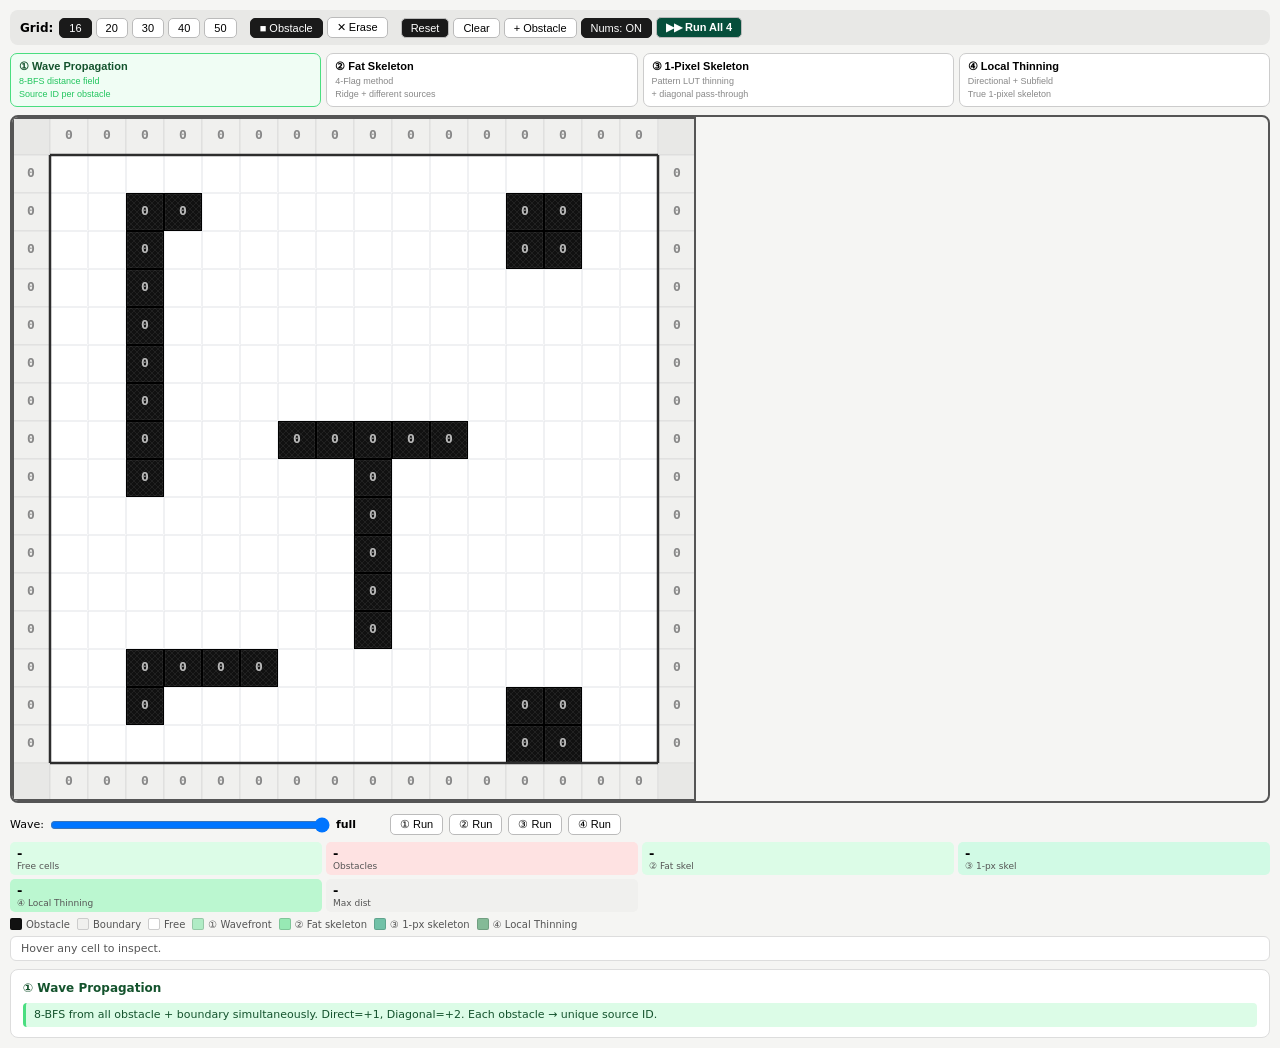
<file: egf_4stage_local.html>
<!DOCTYPE html>
<html lang="en">
<head>
<meta charset="UTF-8">
<meta name="viewport" content="width=device-width,initial-scale=1">
<title>EGF-MAT 4-Stage Skeleton (Local Thinning)</title>
<style>
*{box-sizing:border-box;margin:0;padding:0}
body{font-family:system-ui,sans-serif;padding:10px;background:#f5f5f3;overflow-x:hidden}
.toolbar{display:flex;gap:4px;flex-wrap:wrap;align-items:center;margin-bottom:8px;padding:7px 10px;background:#e8e8e6;border-radius:8px}
button{font-size:11px;padding:3px 9px;border:1px solid #bbb;border-radius:5px;background:#fff;cursor:pointer;white-space:nowrap}
button:hover{background:#e0e0e0}
button.on{background:#1a1a1a;color:#fff;border-color:#1a1a1a}
.stage-bar{display:grid;grid-template-columns:repeat(4,1fr);gap:5px;margin-bottom:8px}
.sbtn{padding:6px 8px;border:1.5px solid #ccc;border-radius:7px;background:#fff;cursor:pointer;text-align:left}
.sbtn:hover{background:#f5f5f3}
.sbtn .snum{font-size:11px;font-weight:700;display:block;margin-bottom:2px}
.sbtn .slbl{font-size:9px;color:#888;display:block;line-height:1.4}
.sbtn.s1.active{border-color:#4ade80;background:#f0fdf4}.sbtn.s1.active .snum{color:#14532d}.sbtn.s1.active .slbl{color:#22c55e}
.sbtn.s2.active{border-color:#22c55e;background:#dcfce7}.sbtn.s2.active .snum{color:#14532d}.sbtn.s2.active .slbl{color:#16a34a}
.sbtn.s3.active{border-color:#10b981;background:#d1fae5}.sbtn.s3.active .snum{color:#064e3b}.sbtn.s3.active .slbl{color:#059669}
.sbtn.s4.active{border-color:#059669;background:#bbf7d0}.sbtn.s4.active .snum{color:#064e3b}.sbtn.s4.active .slbl{color:#047857}
#cv-wrap{overflow:auto;border-radius:8px;border:2px solid #555;display:inline-block;max-width:100%;width:100%;position:relative}
#cv{display:block;image-rendering:pixelated;cursor:crosshair;max-width:100%;height:auto}
.wrow{display:flex;gap:6px;align-items:center;margin-top:7px;flex-wrap:wrap}
.stats{display:grid;grid-template-columns:repeat(4,1fr);gap:4px;margin-top:7px}
.sc{border-radius:5px;padding:4px 7px}.sc .v{font-size:13px;font-weight:600}.sc .l{font-size:9px;color:#555}
.legend{display:flex;gap:7px;flex-wrap:wrap;margin-top:6px;font-size:10px;color:#555}
.li{display:flex;align-items:center;gap:4px}
.ls{width:12px;height:12px;border-radius:2px;border:1px solid rgba(0,0,0,0.15);flex-shrink:0}
#insp{margin-top:6px;padding:5px 10px;background:#fff;border:1px solid #ddd;border-radius:6px;font-size:11px;color:#555;min-height:22px}
.info-box{margin-top:8px;padding:8px 12px;background:#fff;border:1px solid #ddd;border-radius:8px;font-size:11px;line-height:1.7}
.info-box h4{font-size:12px;font-weight:600;margin-bottom:4px}
.rule{margin:2px 0;padding:3px 8px;border-radius:4px}

/* ── MOBILE RESPONSIVE ── */
@media(max-width:768px){
  body{padding:8px}
  .toolbar{padding:6px 8px;gap:3px;margin-bottom:6px}
  button{font-size:10px;padding:2px 6px}
  .stage-bar{grid-template-columns:repeat(2,1fr);gap:4px;margin-bottom:6px}
  .sbtn{padding:5px 6px}
  .sbtn .snum{font-size:10px;margin-bottom:1px}
  .sbtn .slbl{font-size:8px;line-height:1.3}
  .wrow{gap:4px;margin-top:5px;font-size:10px}
  .stats{grid-template-columns:repeat(3,1fr);gap:3px;margin-top:5px}
  .sc{padding:3px 5px}
  .sc .v{font-size:12px}
  .sc .l{font-size:8px}
  .legend{gap:5px;margin-top:5px;font-size:9px}
  #insp{margin-top:5px;padding:4px 8px;font-size:10px}
  .info-box{margin-top:6px;padding:6px 10px;font-size:10px}
}

@media(max-width:480px){
  body{padding:6px}
  .toolbar{padding:5px 6px;gap:2px;margin-bottom:5px;flex-wrap:wrap}
  button{font-size:9px;padding:2px 5px}
  .stage-bar{grid-template-columns:repeat(2,1fr);gap:3px;margin-bottom:5px}
  .sbtn{padding:4px 5px}
  .sbtn .snum{font-size:9px;margin-bottom:1px}
  .sbtn .slbl{font-size:7px;line-height:1.2}
  .wrow{gap:3px;margin-top:4px;font-size:9px;flex-wrap:wrap}
  .wrow input{max-width:100px !important}
  .stats{grid-template-columns:repeat(2,1fr);gap:3px;margin-top:4px}
  .sc{padding:2px 4px}
  .sc .v{font-size:11px}
  .sc .l{font-size:7px}
  .legend{gap:4px;margin-top:4px;font-size:8px;flex-wrap:wrap}
  .li{gap:3px}
  .ls{width:10px;height:10px}
  #insp{margin-top:4px;padding:3px 6px;font-size:9px}
  .info-box{margin-top:5px;padding:5px 8px;font-size:9px;line-height:1.5}
}
</style>
</head>
<body>

<div class="toolbar">
  <b style="font-size:12px;margin-right:2px">Grid:</b>
  <button onclick="setN(16)" id="gn16" class="on">16</button>
  <button onclick="setN(20)" id="gn20">20</button>
  <button onclick="setN(30)" id="gn30">30</button>
  <button onclick="setN(40)" id="gn40">40</button>
  <button onclick="setN(50)" id="gn50">50</button>
  &nbsp;
  <button onclick="setTool('obs')" id="tobs" class="on">&#9632; Obstacle</button>
  <button onclick="setTool('erase')" id="terase">&#10005; Erase</button>
  &nbsp;
  <button onclick="reset()" style="background:#1a1a1a;color:#fff">Reset</button>
  <button onclick="clearAll()">Clear</button>
  <button onclick="addRand()">+ Obstacle</button>
  <button onclick="toggleNums()" id="bnums" class="on">Nums: ON</button>
  <button onclick="autoRun()" style="background:#064e3b;color:#fff;font-weight:600">&#9654;&#9654; Run All 4</button>
</div>

<div class="stage-bar">
  <button class="sbtn s1 active" id="stg1" onclick="showStage(1)">
    <span class="snum">① Wave Propagation</span>
    <span class="slbl">8-BFS distance field<br>Source ID per obstacle</span>
  </button>
  <button class="sbtn s2" id="stg2" onclick="showStage(2)">
    <span class="snum">② Fat Skeleton</span>
    <span class="slbl">4-Flag method<br>Ridge + different sources</span>
  </button>
  <button class="sbtn s3" id="stg3" onclick="showStage(3)">
    <span class="snum">③ 1-Pixel Skeleton</span>
    <span class="slbl">Pattern LUT thinning<br>+ diagonal pass-through</span>
  </button>
  <button class="sbtn s4" id="stg4" onclick="showStage(4)">
    <span class="snum">④ Local Thinning</span>
    <span class="slbl">Directional + Subfield<br>True 1-pixel skeleton</span>
  </button>
</div>

<div id="cv-wrap"><canvas id="cv"></canvas></div>

<div class="wrow">
  <label style="font-size:11px">Wave:</label>
  <input type="range" id="wsl" min="0" max="100" value="100" step="1"
    style="flex:1;max-width:280px" oninput="setW(+this.value)">
  <span id="wlbl" style="font-size:11px;font-weight:600;min-width:48px">full</span>
  <button onclick="runStage1();showStage(1)">① Run</button>
  <button onclick="runStage2();showStage(2)">② Run</button>
  <button onclick="runStage3();showStage(3)">③ Run</button>
  <button onclick="runStage4();showStage(4)">④ Run</button>
</div>

<div class="stats">
  <div class="sc" style="background:#dcfce7"><div class="v" id="s1">-</div><div class="l">Free cells</div></div>
  <div class="sc" style="background:#fee2e2"><div class="v" id="s2">-</div><div class="l">Obstacles</div></div>
  <div class="sc" style="background:#dcfce7"><div class="v" id="s3">-</div><div class="l">② Fat skel</div></div>
  <div class="sc" style="background:#d1fae5"><div class="v" id="s4">-</div><div class="l">③ 1-px skel</div></div>
  <div class="sc" style="background:#bbf7d0"><div class="v" id="s7">-</div><div class="l">④ Local Thinning</div></div>
  <div class="sc" style="background:#f0f0ee"><div class="v" id="s5">-</div><div class="l">Max dist</div></div>
</div>

<div class="legend">
  <span class="li"><span class="ls" style="background:#111"></span>Obstacle</span>
  <span class="li"><span class="ls" style="background:#f0f0ee;border-color:#ccc"></span>Boundary</span>
  <span class="li"><span class="ls" style="background:#fff;border-color:#ccc"></span>Free</span>
  <span class="li"><span class="ls" style="background:rgba(74,222,128,0.40)"></span>① Wavefront</span>
  <span class="li"><span class="ls" style="background:rgba(74,222,128,0.55)"></span>② Fat skeleton</span>
  <span class="li"><span class="ls" style="background:rgba(5,150,105,0.55)"></span>③ 1-px skeleton</span>
  <span class="li"><span class="ls" style="background:rgba(21,128,61,0.50)"></span>④ Local Thinning</span>
</div>
<div id="insp">Hover any cell to inspect.</div>
<div class="info-box" id="stage-info">
  <h4 style="color:#14532d">① Wave Propagation</h4>
  <div class="rule" style="background:#dcfce7;color:#14532d;border-left:3px solid #4ade80">8-BFS from all obstacles + boundary simultaneously. Direct=+1, Diagonal=+2. Each obstacle gets unique source ID.</div>
</div>

<script>
const cv=document.getElementById('cv'),ctx=cv.getContext('2d');
let N=16,T=N+2,SZ=34;
let G=[],D=[],SRC=[],FAT=[],THIN=[],LOCAL=[];
let wStep=100,stage=1,tool='obs',showNums=true,painting=false,paintVal=1;
let ran1=false,ran2=false,ran3=false,ran4=false;

/* ══════════════════════════════════════════════════════════════════
   Precomputed Pattern LUT
══════════════════════════════════════════════════════════════════ */
function buildLUT(){
  const lutA=new Uint8Array(256),lutB=new Uint8Array(256);
  for(let mask=0;mask<256;mask++){
    const p=[0,1,2,3,4,5,6,7].map(i=>(mask>>i)&1);
    const nb=p.reduce((a,v)=>a+v,0);
    let cn=0; for(let i=0;i<8;i++) if(!p[i]&&p[(i+1)%8])cn++;
    const pN=p[0],pNE=p[1],pE=p[2],pSE=p[3],pS=p[4],pSW=p[5],pW=p[6],pNW=p[7];
    if(nb>=2&&nb<=6&&cn===1){
      if(pW*pE*pS===0&&pN*pE*pS===0) lutA[mask]=1;
      if(pN*pW*pS===0&&pN*pW*pE===0) lutB[mask]=1;
    }
  }
  return{lutA,lutB};
}
const {lutA,lutB}=buildLUT();

/* ══════════════════════════════════════════════════════════════════
   Local Thinning Logic
══════════════════════════════════════════════════════════════════ */
function getConnectivity(mask){
  const pN =(mask>>0)&1, pNE=(mask>>1)&1, pE =(mask>>2)&1, pSE=(mask>>3)&1;
  const pS =(mask>>4)&1, pSW=(mask>>5)&1, pW =(mask>>6)&1, pNW=(mask>>7)&1;
  let c = 0;
  if (!pN && (pNE || pE)) c++;
  if (!pE && (pSE || pS)) c++;
  if (!pS && (pSW || pW)) c++;
  if (!pW && (pNW || pN)) c++;
  return c;
}

function init(){
  T=N+2;
  // Calculate available width considering padding and viewport
  const availWidth=Math.min(window.innerWidth-30,700);
  SZ=Math.min(38,Math.max(8,Math.floor(availWidth/T)));
  G=[];D=[];SRC=[];FAT=[];THIN=[];LOCAL=[];
  for(let i=0;i<T;i++){
    G.push(new Uint8Array(T));D.push(new Float32Array(T).fill(-1));
    SRC.push(new Int32Array(T).fill(-1));FAT.push(new Uint8Array(T));THIN.push(new Uint8Array(T));
    LOCAL.push(new Uint8Array(T));
  }
  cv.width=T*SZ;cv.height=T*SZ;ran1=ran2=ran3=ran4=false;
}
const isBnd=(r,c)=>r===0||r===T-1||c===0||c===T-1;
const isCorn=(r,c)=>(r===0||r===T-1)&&(c===0||c===T-1);

/* ══ STAGE 1: Wave Propagation ══ */
function runStage1(){
  const OL=new Int32Array(T*T).fill(-1);let nxt=0;
  for(let r=0;r<T;r++)for(let c=0;c<T;c++){
    if(G[r][c]&&OL[r*T+c]<0){
      const id=nxt++,q=[r*T+c];OL[r*T+c]=id;let h=0;
      while(h<q.length){const idx=q[h++],rr=idx/T|0,cc=idx%T;
        for(const[dr,dc]of[[-1,0],[1,0],[0,-1],[0,1]]){const nr=rr+dr,nc=cc+dc;
          if(nr>=0&&nr<T&&nc>=0&&nc<T&&G[nr][nc]&&OL[nr*T+nc]<0){OL[nr*T+nc]=id;q.push(nr*T+nc);}}}
    }
  }
  const TOP=nxt++,BOT=nxt++,LEF=nxt++,RIG=nxt++;
  for(let r=0;r<T;r++)for(let c=0;c<T;c++){D[r][c]=-1;SRC[r][c]=-1;}
  const maxB=T*8,bk=[];for(let i=0;i<maxB;i++)bk.push([]);
  const seed=(r,c,s)=>{D[r][c]=0;SRC[r][c]=s;bk[0].push(r*T+c);};
  for(let r=0;r<T;r++)for(let c=0;c<T;c++) if(G[r][c])seed(r,c,OL[r*T+c]);
  for(let c=0;c<T;c++){seed(0,c,TOP);seed(T-1,c,BOT);}
  for(let r=1;r<T-1;r++){seed(r,0,LEF);seed(r,T-1,RIG);}
  const dr4=[-1,1,0,0],dc4=[0,0,-1,1],drd=[-1,-1,1,1],dcd=[-1,1,-1,1];
  for(let d=0;d<maxB;d++){
    const b=bk[d];
    for(let bi=0;bi<b.length;bi++){
      const idx=b[bi],r=idx/T|0,c=idx%T;if(D[r][c]!==d)continue;const s=SRC[r][c];
      for(let i=0;i<4;i++){const nr=r+dr4[i],nc=c+dc4[i];if(nr>=0&&nr<T&&nc>=0&&nc<T&&!G[nr][nc]&&!isBnd(nr,nc)){const nd=d+1;if(D[nr][nc]<0||nd<D[nr][nc]){D[nr][nc]=nd;SRC[nr][nc]=s;if(nd<maxB)bk[nd].push(nr*T+nc);}}}
      for(let i=0;i<4;i++){const nr=r+drd[i],nc=c+dcd[i];if(nr>=0&&nr<T&&nc>=0&&nc<T&&!G[nr][nc]&&!isBnd(nr,nc)){const nd=d+2;if(D[nr][nc]<0||nd<D[nr][nc]){D[nr][nc]=nd;SRC[nr][nc]=s;if(nd<maxB)bk[nd].push(nr*T+nc);}}}
    }
  }
  ran1=true;updateStats();
}

/* ══ STAGE 2: Fat Skeleton ══ */
function runStage2(){
  if(!ran1)runStage1();
  for(let r=0;r<T;r++)for(let c=0;c<T;c++)FAT[r][c]=0;
  const gd=(rr,cc)=>(rr<0||rr>=T||cc<0||cc>=T||G[rr][cc]||isBnd(rr,cc))?0:(D[rr][cc]<0?0:D[rr][cc]);
  const gs=(rr,cc)=>(rr<0||rr>=T||cc<0||cc>=T)?-2:SRC[rr][cc];
  const ridge=(d,a,b)=>d>Math.min(a,b)&&d>=Math.max(a,b);
  const diff=(a,b)=>a>=0&&b>=0&&a!==b;
  for(let r=1;r<T-1;r++)for(let c=1;c<T-1;c++){
    if(G[r][c]||isBnd(r,c))continue;const d=D[r][c];if(d<=0)continue;
    const dn=gd(r-1,c),ds=gd(r+1,c),de=gd(r,c+1),dw=gd(r,c-1);
    const sN=gs(r-1,c),sS=gs(r+1,c),sE=gs(r,c+1),sW=gs(r,c-1);
    if((ridge(d,dn,ds)&&diff(sN,sS))||(ridge(d,de,dw)&&diff(sE,sW)))FAT[r][c]=1;
  }
  ran2=true;updateStats();
}

/* ══ STAGE 3: 1-Pixel Skeleton ══ */
function getRingMask(r,c,M){
  const dr=[-1,-1, 0, 1, 1, 1, 0,-1], dc=[ 0, 1, 1, 1, 0,-1,-1,-1];
  let mask=0;
  for(let i=0;i<8;i++){
    const nr=r+dr[i],nc=c+dc[i];
    if(nr>=0&&nr<T&&nc>=0&&nc<T&&M[nr][nc])mask|=(1<<i);
  }
  return mask;
}
function getNb8(r,c,M){
  const dr=[-1,-1,-1,0,0,1,1,1],dc=[-1,0,1,-1,1,-1,0,1];
  let n=0;for(let i=0;i<8;i++){const nr=r+dr[i],nc=c+dc[i];if(nr>=0&&nr<T&&nc>=0&&nc<T&&M[nr][nc])n++;}
  return n;
}
function countComp(M){
  const vis=Array.from({length:T},()=>new Uint8Array(T));let n=0;
  const dr8=[-1,-1,-1,0,0,1,1,1],dc8=[-1,0,1,-1,1,-1,0,1];
  for(let r=0;r<T;r++)for(let c=0;c<T;c++){
    if(!M[r][c]||vis[r][c])continue;n++;
    const stk=[[r,c]];vis[r][c]=1;let h=0;
    while(h<stk.length){const[cr,cc]=stk[h++];
      for(let d=0;d<8;d++){const nr=cr+dr8[d],nc=cc+dc8[d];if(nr>=0&&nr<T&&nc>=0&&nc<T&&M[nr][nc]&&!vis[nr][nc]){vis[nr][nc]=1;stk.push([nr,nc]);}}}
  }
  return n;
}

function runStage3(){
  if(!ran2)runStage2();
  for(let r=0;r<T;r++)for(let c=0;c<T;c++)THIN[r][c]=FAT[r][c];
  let changed=true,passes=0;
  while(changed&&passes<300){
    changed=false;passes++;
    const remA=[];
    for(let r=1;r<T-1;r++)for(let c=1;c<T-1;c++){
      if(!THIN[r][c])continue;
      if(lutA[getRingMask(r,c,THIN)])remA.push([r,c]);
    }
    for(const[r,c]of remA){THIN[r][c]=0;changed=true;}
    const remB=[];
    for(let r=1;r<T-1;r++)for(let c=1;c<T-1;c++){
      if(!THIN[r][c])continue;
      if(lutB[getRingMask(r,c,THIN)])remB.push([r,c]);
    }
    for(const[r,c]of remB){THIN[r][c]=0;changed=true;}
  }
  const fc=countComp(FAT);
  const cands=[];
  for(let r=1;r<T-1;r++)for(let c=1;c<T-1;c++) if(FAT[r][c]&&!THIN[r][c])cands.push([r,c,D[r][c]]);
  cands.sort((a,b)=>b[2]-a[2]);
  for(const[r,c]of cands){if(countComp(THIN)<=fc)break;THIN[r][c]=1;}
  const DR8=[-1,-1,-1,0,0,1,1,1],DC8=[-1,0,1,-1,1,-1,0,1];
  let dChanged=true,dPasses=0;
  while(dChanged&&dPasses<200){
    dChanged=false;dPasses++;
    for(let r=1;r<T-1;r++)for(let c=1;c<T-1;c++){
      if(!THIN[r][c])continue;
      const nbs=[];
      for(let i=0;i<8;i++){const nr=r+DR8[i],nc=c+DC8[i];if(nr>=0&&nr<T&&nc>=0&&nc<T&&THIN[nr][nc])nbs.push([nr,nc]);}
      if(nbs.length!==2)continue;
      const[r1,c1]=nbs[0],[r2,c2]=nbs[1];
      if(Math.abs(r1-r2)===1&&Math.abs(c1-c2)===1){THIN[r][c]=0;dChanged=true;}
    }
  }
  ran3=true;updateStats();
}

/* ══ STAGE 4: Local Thinning ══ */
function runStage4(){
  if(!ran3)runStage3();
  for(let r=0;r<T;r++)for(let c=0;c<T;c++)LOCAL[r][c]=THIN[r][c];
  let changed=true,passes=0;
  while(changed&&passes<300){
    changed=false;passes++;
    const toRem=[];
    for(let r=1;r<T-1;r++)for(let c=1;c<T-1;c++){
      if(!LOCAL[r][c] || (r+c)%2 !== 0)continue;
      const mask=getRingMask(r,c,LOCAL);
      const p=[0,1,2,3,4,5,6,7].map(i=>(mask>>i)&1);
      const pN=p[0],pE=p[2],pS=p[4],pW=p[6];
      const B=p.reduce((a,v)=>a+v,0);
      if(B>=2 && B<=7 && getConnectivity(mask)===1 && pN*pE*pS===0 && pE*pS*pW===0) toRem.push([r,c]);
    }
    for(const[r,c]of toRem){LOCAL[r][c]=0;changed=true;}
    toRem.length=0;
    for(let r=1;r<T-1;r++)for(let c=1;c<T-1;c++){
      if(!LOCAL[r][c] || (r+c)%2 !== 1)continue;
      const mask=getRingMask(r,c,LOCAL);
      const p=[0,1,2,3,4,5,6,7].map(i=>(mask>>i)&1);
      const pN=p[0],pE=p[2],pS=p[4],pW=p[6];
      const B=p.reduce((a,v)=>a+v,0);
      if(B>=2 && B<=7 && getConnectivity(mask)===1 && pN*pE*pW===0 && pN*pS*pW===0) toRem.push([r,c]);
    }
    for(const[r,c]of toRem){LOCAL[r][c]=0;changed=true;}
  }
  ran4=true;updateStats();
}

/* ══ STATS & RENDER ══ */
function maxD(){let m=0;for(let r=0;r<T;r++)for(let c=0;c<T;c++) if(!G[r][c]&&!isBnd(r,c)&&D[r][c]>m)m=D[r][c];return m;}
function updateStats(){
  let f=0,o=0,fat=0,thin=0,local=0,mx=0;
  for(let r=0;r<T;r++)for(let c=0;c<T;c++){
    if(isBnd(r,c))continue;if(G[r][c])o++;else{f++;if(D[r][c]>mx)mx=D[r][c];}
    if(FAT[r][c])fat++;if(THIN[r][c])thin++;if(LOCAL[r][c])local++;
  }
  document.getElementById('s1').textContent=f;document.getElementById('s2').textContent=o;
  document.getElementById('s3').textContent=fat;document.getElementById('s4').textContent=thin;
  document.getElementById('s7').textContent=local;
  document.getElementById('s5').textContent=Math.round(mx);
}

function render(){
  const mx=maxD(),showUpTo=Math.round(wStep/100*mx),fs=Math.max(7,Math.min(SZ*0.35|0,13));
  ctx.fillStyle='#f0f0ec';ctx.fillRect(0,0,cv.width,cv.height);
  for(let r=0;r<T;r++){
    for(let c=0;c<T;c++){
      const x=c*SZ,y=r*SZ;
      if(isCorn(r,c)){ctx.fillStyle='#e8e8e6';ctx.fillRect(x,y,SZ,SZ);ctx.strokeStyle='#d0d0d0';ctx.lineWidth=0.4;ctx.strokeRect(x,y,SZ,SZ);continue;}
      if(isBnd(r,c)){
        ctx.fillStyle='#f0f0ee';ctx.fillRect(x,y,SZ,SZ);
        if(showNums){ctx.fillStyle='#888';ctx.font=`bold ${fs}px monospace`;ctx.textAlign='center';ctx.textBaseline='middle';ctx.fillText('0',x+SZ/2,y+SZ/2);}
        ctx.strokeStyle='#ccc';ctx.lineWidth=0.5;ctx.strokeRect(x,y,SZ,SZ);continue;
      }
      if(G[r][c]){
        ctx.fillStyle='#111';ctx.fillRect(x,y,SZ,SZ);
        ctx.save();ctx.beginPath();ctx.rect(x+1,y+1,SZ-2,SZ-2);ctx.clip();
        ctx.strokeStyle='rgba(255,255,255,0.08)';ctx.lineWidth=0.9;
        for(let k=-SZ;k<SZ*2;k+=6){ctx.beginPath();ctx.moveTo(x+k,y);ctx.lineTo(x+k+SZ,y+SZ);ctx.stroke();ctx.beginPath();ctx.moveTo(x+k+SZ,y);ctx.lineTo(x+k,y+SZ);ctx.stroke();}
        ctx.restore();ctx.strokeStyle='rgba(255,255,255,0.12)';ctx.lineWidth=0.8;ctx.strokeRect(x+1,y+1,SZ-2,SZ-2);
        ctx.strokeStyle='#000';ctx.lineWidth=1;ctx.strokeRect(x+0.5,y+0.5,SZ-1,SZ-1);
        if(showNums){ctx.fillStyle='rgba(255,255,255,0.7)';ctx.font=`bold ${fs}px monospace`;ctx.textAlign='center';ctx.textBaseline='middle';ctx.fillText('0',x+SZ/2,y+SZ/2);}
        continue;
      }
      const d=D[r][c],reached=d>=0&&d<=showUpTo,isFront=d===showUpTo&&wStep<100&&d>=0;
      const fat=FAT[r][c],thin=THIN[r][c],local=LOCAL[r][c];
      ctx.fillStyle='#ffffff';ctx.fillRect(x,y,SZ,SZ);
      let ov=null;
      if(stage===1&&isFront)ov='rgba(74,222,128,0.40)';
      else if(stage===2&&fat)ov='rgba(74,222,128,0.55)';
      else if(stage===3&&thin)ov='rgba(5,150,105,0.52)';
      else if(stage===4&&local)ov='rgba(21,128,61,0.45)';
      if(ov){ctx.fillStyle=ov;ctx.fillRect(x,y,SZ,SZ);}
      ctx.strokeStyle='rgba(180,185,195,0.40)';ctx.lineWidth=0.5;ctx.strokeRect(x+0.5,y+0.5,SZ-1,SZ-1);
      if(showNums&&reached&&d>=0){
        ctx.fillStyle='#111111';ctx.font=`bold ${fs}px monospace`;
        ctx.textAlign='center';ctx.textBaseline='middle';
        ctx.strokeStyle='rgba(255,255,255,0.7)';ctx.lineWidth=2;ctx.lineJoin='round';
        ctx.strokeText(Math.round(d),x+SZ/2,y+SZ/2);
        ctx.fillText(Math.round(d),x+SZ/2,y+SZ/2);
      }
    }
  }
  const skelData=(stage===3&&ran3)?THIN:(stage===4&&ran4)?LOCAL:null;
  if(skelData){
    const seen=new Set();const nb8=[[-1,0],[1,0],[0,-1],[0,1],[-1,-1],[-1,1],[1,-1],[1,1]];
    const clr=(stage===3)?'rgba(4,120,87,0.90)':'rgba(6,78,59,0.90)';
    ctx.strokeStyle=clr;ctx.lineWidth=Math.max(1.5,SZ*0.12);ctx.lineCap='round';ctx.setLineDash([]);
    for(let r=0;r<T;r++)for(let c=0;c<T;c++){
      if(!skelData[r][c])continue;
      nb8.forEach(([dr,dc])=>{const nr=r+dr,nc=c+dc;if(nr>=0&&nr<T&&nc>=0&&nc<T&&skelData[nr][nc]){
        const k=Math.min(r*T+c,nr*T+nc)+'_'+Math.max(r*T+c,nr*T+nc);
        if(!seen.has(k)){seen.add(k);ctx.beginPath();ctx.moveTo(c*SZ+SZ/2,r*SZ+SZ/2);ctx.lineTo(nc*SZ+SZ/2,nr*SZ+SZ/2);ctx.stroke();}}});
    }
    ctx.fillStyle=clr;
    for(let r=0;r<T;r++)for(let c=0;c<T;c++){if(!skelData[r][c])continue;
      ctx.beginPath();ctx.arc(c*SZ+SZ/2,r*SZ+SZ/2,Math.max(1.5,SZ*0.16),0,Math.PI*2);ctx.fill();}
  }
  ctx.strokeStyle='#2d2d2d';ctx.lineWidth=2.5;ctx.setLineDash([]);
  const s=SZ;
  ctx.beginPath();ctx.moveTo(s,s);ctx.lineTo(T*SZ-s,s);ctx.moveTo(s,(T-1)*SZ);ctx.lineTo(T*SZ-s,(T-1)*SZ);ctx.moveTo(s,s);ctx.lineTo(s,T*SZ-s);ctx.moveTo((T-1)*SZ,s);ctx.lineTo((T-1)*SZ,T*SZ-s);ctx.stroke();
  ctx.strokeStyle='#555';ctx.lineWidth=2;ctx.strokeRect(1,1,cv.width-2,cv.height-2);
}

/* ══ STAGE INFO ══ */
const INFO={
  1:`<h4 style="color:#14532d">① Wave Propagation</h4>
     <div class="rule" style="background:#dcfce7;color:#14532d;border-left:3px solid #4ade80">8-BFS from all obstacle + boundary simultaneously. Direct=+1, Diagonal=+2. Each obstacle → unique source ID.</div>`,
  2:`<h4 style="color:#14532d">② Fat Skeleton</h4>
     <div class="rule" style="background:#dcfce7;color:#14532d;border-left:3px solid #4ade80">NS flag: d(C)&gt;min(N,S) AND d(C)≥max(N,S) AND src(N)≠src(S)</div>
     <div class="rule" style="background:#dcfce7;color:#14532d;border-left:3px solid #4ade80">EW flag: d(C)&gt;min(E,W) AND d(C)≥max(E,W) AND src(E)≠src(W)</div>`,
  3:`<h4 style="color:#064e3b">③ 1-Pixel Skeleton</h4>
     <div class="rule" style="background:#d1fae5;color:#064e3b;border-left:3px solid #10b981">Two-pass thinning with precomputed 256-entry LUT. Alternating until stable.</div>`,
  4:`<h4 style="color:#064e3b">④ Local Thinning</h4>
     <div class="rule" style="background:#bbf7d0;color:#064e3b;border-left:3px solid #10b981">Hybrid approach combining Directional and Subfield methods. Uses parity of (i+j) to partition pixels.</div>
     <div class="rule" style="background:#bbf7d0;color:#064e3b;border-left:3px solid #10b981">Uses Connectivity Number C(P)=1 to ensure topology preservation.</div>
     <div class="rule" style="background:#bbf7d0;color:#064e3b;border-left:3px solid #10b981">Result: Improved 1-pixel wide skeleton with better diagonal preservation and noise immunity.</div>`
};

function showStage(s){
  stage=s;
  for(let i=1;i<=4;i++){const el=document.getElementById('stg'+i);if(el)el.classList.toggle('active',i===s);}
  document.getElementById('stage-info').innerHTML=INFO[s];render();
}

function updateInsp(r,c){
  if(r<0||r>=T||c<0||c>=T)return;
  if(G[r][c]){document.getElementById('insp').textContent=`(${r-1},${c-1}) Obstacle d=0`;return;}
  if(isBnd(r,c)){document.getElementById('insp').textContent=`Boundary d=0`;return;}
  const d=D[r][c],fat=FAT[r][c],thin=THIN[r][c],local=LOCAL[r][c];
  const nb=thin?getNb8(r,c,THIN):0;
  const mask=thin?getRingMask(r,c,THIN):0;
  document.getElementById('insp').innerHTML=
    `(${r-1},${c-1}) d=<b>${d>=0?Math.round(d):'-'}</b> src=${SRC[r]?.[c]??'-'} | fat=${fat} 1px=${thin} local=${local} | `+
    `nb=${nb} mask=${mask} C(P)=${getConnectivity(mask)}`;
}

function setW(v){wStep=v;const mx=maxD(),cur=Math.round(v/100*mx);document.getElementById('wlbl').textContent=v>=100?'full':'d='+cur;render();}
function setN(n){N=n;['gn16','gn20','gn30','gn40','gn50'].forEach(id=>document.getElementById(id).classList.remove('on'));document.getElementById('gn'+n).classList.add('on');reset();}
function setTool(t){tool=t;['obs','erase'].forEach(id=>document.getElementById('t'+id).classList.toggle('on',id===t));}
function toggleNums(){showNums=!showNums;document.getElementById('bnums').textContent='Nums: '+(showNums?'ON':'OFF');document.getElementById('bnums').classList.toggle('on',showNums);render();}
function clearAll(){init();render();}
function addRand(){const h=2+Math.floor(Math.random()*3),w=2+Math.floor(Math.random()*4);const r=2+Math.floor(Math.random()*(T-h-4)),c=2+Math.floor(Math.random()*(T-w-4));for(let rr=r;rr<r+h&&rr<T-1;rr++)for(let cc=c;cc<c+w&&cc<T-1;cc++)G[rr][cc]=1;ran1=ran2=ran3=false;render();}
function autoRun(){runStage1();showStage(1);render();setTimeout(()=>{runStage2();showStage(2);render();},700);setTimeout(()=>{runStage3();showStage(3);render();},1400);setTimeout(()=>{runStage4();showStage(4);render();},2100);}
function reset(){
  init();
  const ob=(r,c)=>{if(r>=1&&r<=N&&c>=1&&c<=N)G[r][c]=1;};
  if(N>=16){for(let r=2;r<=9;r++)ob(r,3);ob(2,4);for(let c=3;c<=6;c++)ob(14,c);ob(15,3);for(let c=7;c<=11;c++)ob(8,c);for(let r=9;r<=13;r++)ob(r,9);ob(2,13);ob(2,14);ob(3,13);ob(3,14);ob(15,13);ob(15,14);ob(16,13);ob(16,14);}
  else{ob(2,2);ob(2,3);ob(3,2);ob(N-2,N-2);ob(N-2,N-3);ob(N-3,N-2);}
  wStep=100;document.getElementById('wsl').value=100;document.getElementById('wlbl').textContent='full';
  showStage(1);render();
}
function getCR(e){const rect=cv.getBoundingClientRect(),scale=cv.width/rect.width;return[Math.floor((e.clientY-rect.top)*scale/SZ),Math.floor((e.clientX-rect.left)*scale/SZ)];}
function applyTool(r,c){if(r<1||r>=T-1||c<1||c>=T-1||isBnd(r,c)||isCorn(r,c))return;G[r][c]=tool==='obs'?paintVal:0;ran1=ran2=ran3=ran4=false;render();}
cv.addEventListener('mousedown',e=>{const[r,c]=getCR(e);painting=true;paintVal=tool==='obs'?(G[r][c]?0:1):0;applyTool(r,c);});
cv.addEventListener('mousemove',e=>{const[r,c]=getCR(e);if(painting)applyTool(r,c);updateInsp(r,c);});
cv.addEventListener('mouseup',()=>{painting=false;});
document.addEventListener('mouseup',()=>{painting=false;});
cv.addEventListener('touchstart',e=>{e.preventDefault();const t=e.touches[0];const[r,c]=getCR(t);painting=true;paintVal=G[r][c]?0:1;applyTool(r,c);},{passive:false});
cv.addEventListener('touchmove',e=>{e.preventDefault();const t=e.touches[0];const[r,c]=getCR(t);applyTool(r,c);},{passive:false});
cv.addEventListener('touchend',()=>{painting=false;});
// Handle window resize for responsive canvas
window.addEventListener('orientationchange',()=>{setTimeout(reset,100);});
window.addEventListener('resize',()=>{clearTimeout(window.resizeTimer);window.resizeTimer=setTimeout(reset,300);});
reset();
</script>
</body>
</html>
</file>
